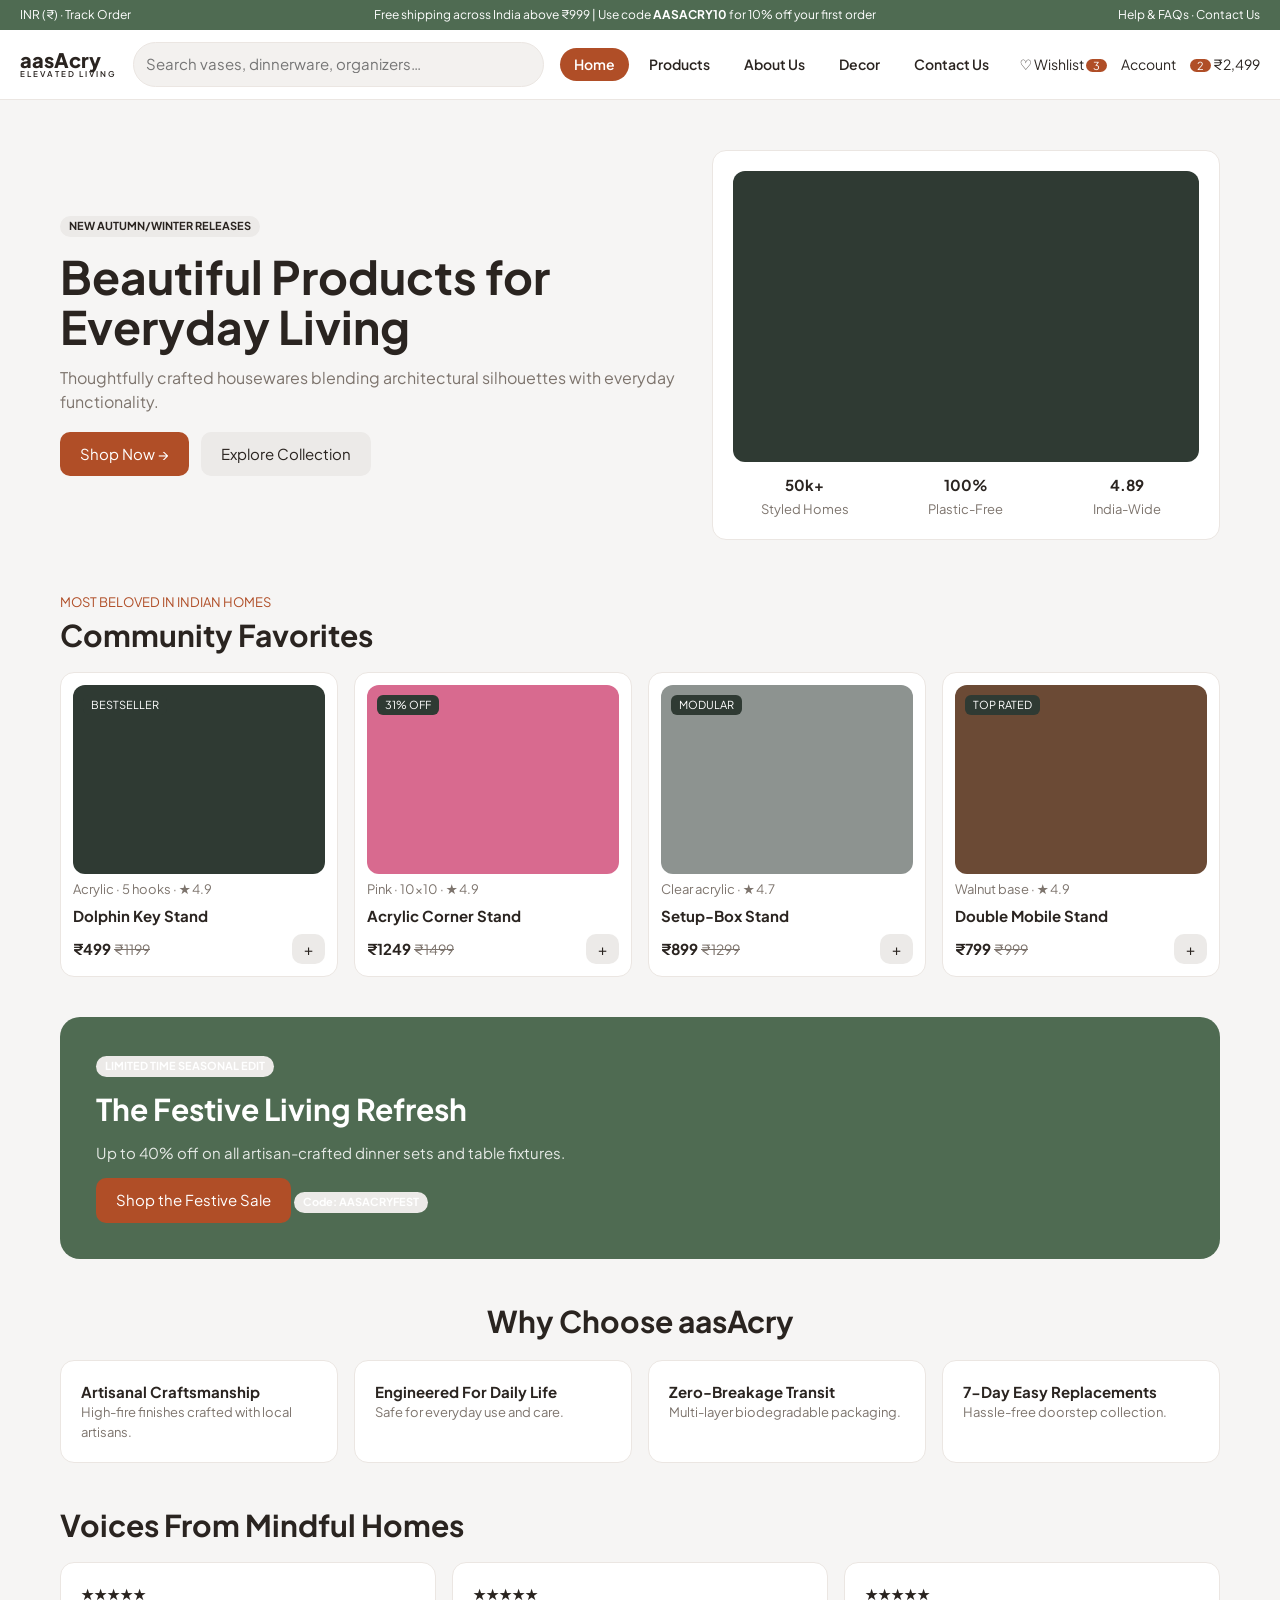
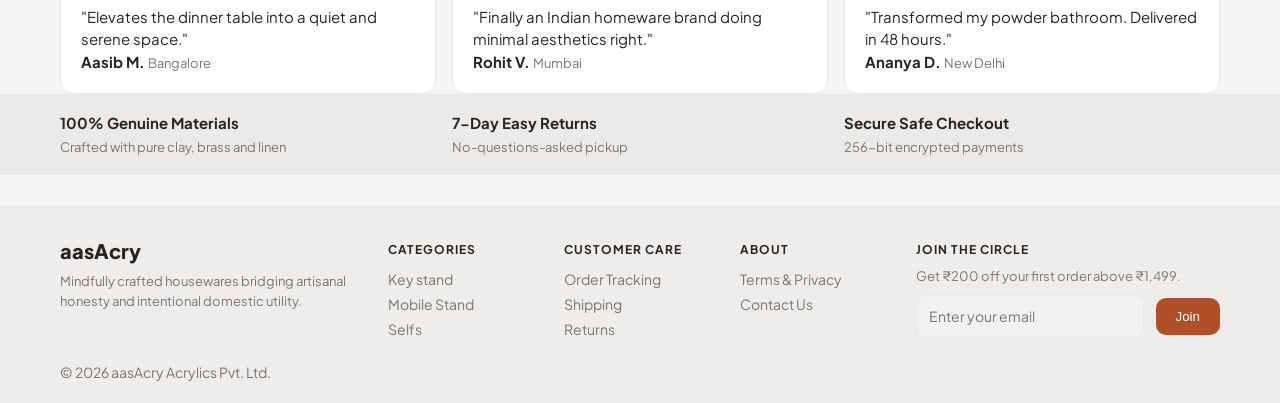
<file: index.html>
<!doctype html>
<html lang="en">

<head>
    <meta charset="utf-8">
    <meta name="viewport" content="width=device-width,initial-scale=1">
    <link rel="stylesheet"
        href="https://fonts.googleapis.com/css2?family=Plus+Jakarta+Sans:wght@400;600;800&display=swap">
    <link rel="stylesheet" href="style.css">
    <title>Home – aasAcry</title>
</head>

<body data-p="index">
    <div id="nav"></div>
    <div class="w">
        <section class="hero">
            <div><span class="tag">NEW AUTUMN/WINTER RELEASES</span>
                <h1 style="margin:14px 0">Beautiful Products for Everyday Living</h1>
                <p class="m" style="font-size:16px;margin-bottom:18px">Thoughtfully crafted housewares blending
                    architectural silhouettes with everyday functionality.</p>
                <div class="row"><a class="btn" href="products.html">Shop Now →</a><a class="btn l"
                        href="products.html">Explore Collection</a></div>
            </div>
            <div class="card">
                <div class="ph" style="--c:#2f3a33;aspect-ratio:16/10"></div>
                <div class="g3 keep" style="margin-top:12px;text-align:center">
                    <div><b>50k+</b><br><span class="m">Styled Homes</span></div>
                    <div><b>100%</b><br><span class="m">Plastic-Free</span></div>
                    <div><b>4.89</b><br><span class="m">India-Wide</span></div>
                </div>
            </div>
        </section>
        <span class="m t">MOST BELOVED IN INDIAN HOMES</span>
        <h2 style="margin-bottom:14px">Community Favorites</h2>
        <div class="g4" data-cards="0-4"></div>
        <section class="ban" style="margin:40px 0"><span class="tag">LIMITED TIME SEASONAL EDIT</span>
            <h2 style="margin:10px 0">The Festive Living Refresh</h2>
            <p style="opacity:.85;margin-bottom:14px">Up to 40% off on all artisan-crafted dinner sets and table
                fixtures.</p><a class="btn" href="products.html">Shop the Festive Sale</a> <span class="tag">Code:
                AASACRYFEST</span>
        </section>
        <h2 style="text-align:center;margin-bottom:16px">Why Choose aasAcry</h2>
        <div class="g4">
            <div class="card"><b>Artisanal Craftsmanship</b>
                <p class="m">High-fire finishes crafted with local artisans.</p>
            </div>
            <div class="card"><b>Engineered For Daily Life</b>
                <p class="m">Safe for everyday use and care.</p>
            </div>
            <div class="card"><b>Zero-Breakage Transit</b>
                <p class="m">Multi-layer biodegradable packaging.</p>
            </div>
            <div class="card"><b>7-Day Easy Replacements</b>
                <p class="m">Hassle-free doorstep collection.</p>
            </div>
        </div>
        <h2 style="margin:40px 0 14px">Voices From Mindful Homes</h2>
        <div class="g3">
            <div class="card">★★★★★<p>"Elevates the dinner table into a quiet and serene space."</p><b>Aasib M.</b>
                <span class="m">Bangalore</span>
            </div>
            <div class="card">★★★★★<p>"Finally an Indian homeware brand doing minimal aesthetics right."</p><b>Rohit
                    V.</b> <span class="m">Mumbai</span></div>
            <div class="card">★★★★★<p>"Transformed my powder bathroom. Delivered in 48 hours."</p><b>Ananya D.</b> <span
                    class="m">New Delhi</span></div>
        </div>
    </div>
    <script src="app.js"></script>
</body>

</html>
</file>
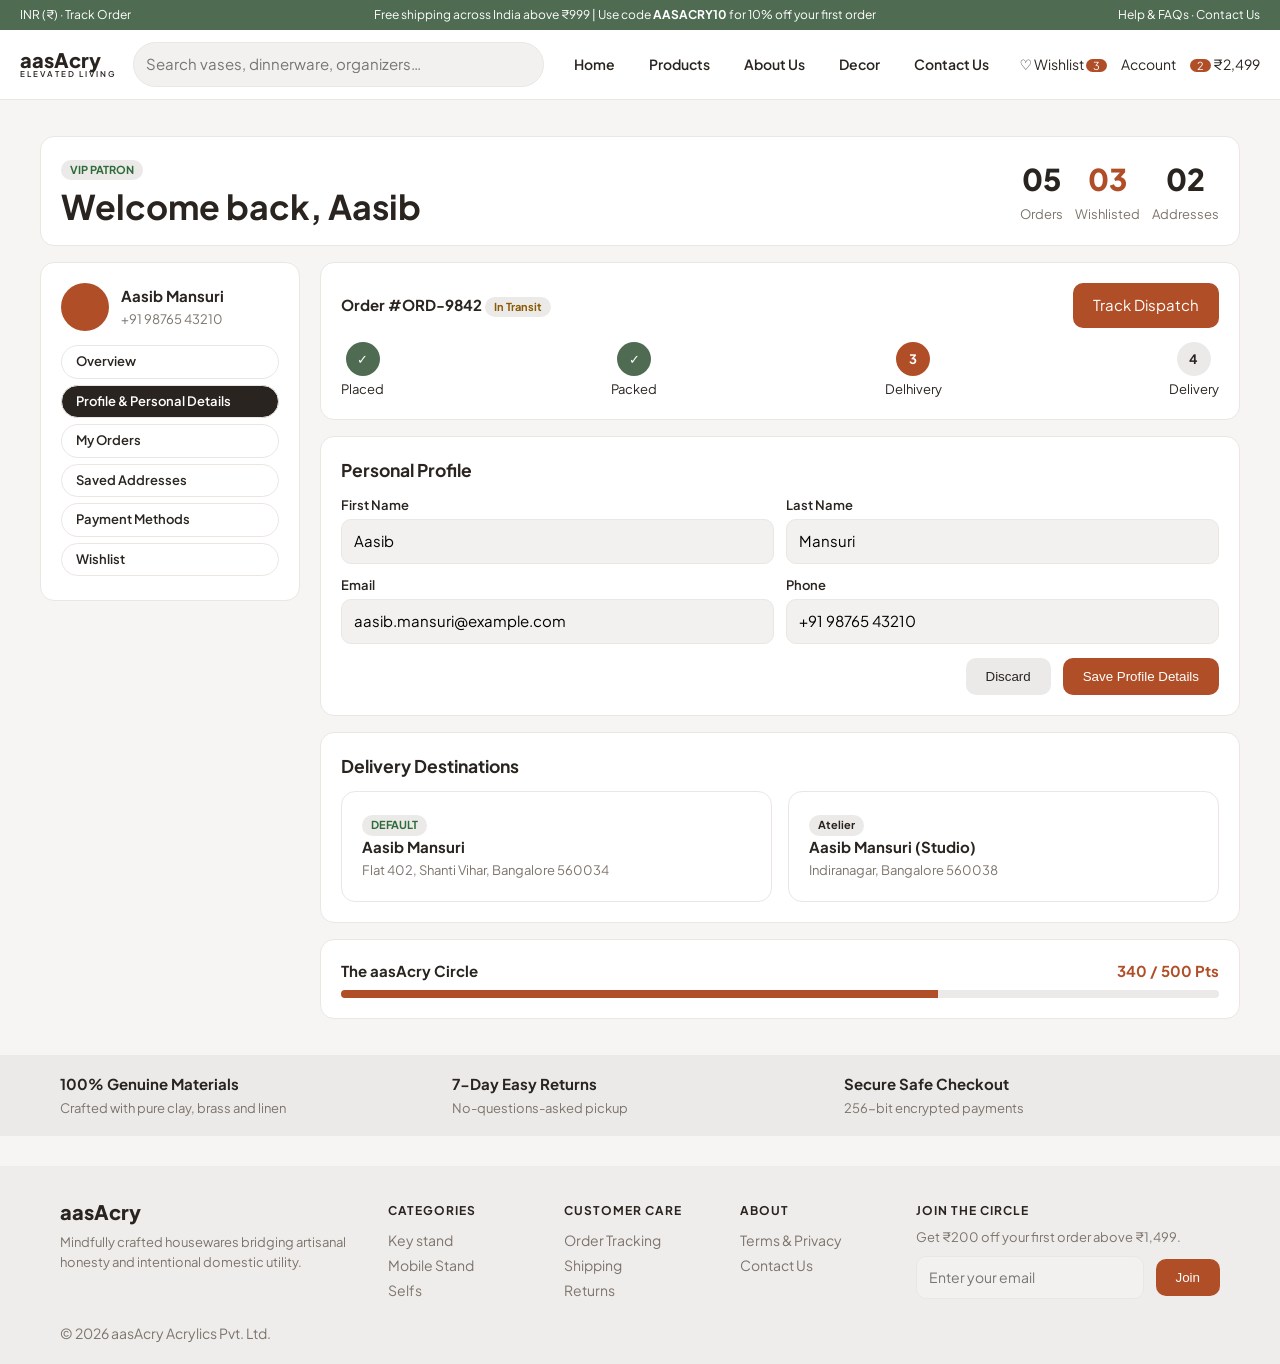
<file: account.html>
<!doctype html>
<html lang="en">

<head>
    <meta charset="utf-8">
    <meta name="viewport" content="width=device-width,initial-scale=1">
    <link rel="stylesheet"
        href="https://fonts.googleapis.com/css2?family=Plus+Jakarta+Sans:wght@400;600;800&display=swap">
    <link rel="stylesheet" href="style.css">
    <title>My Account – aasAcry</title>
</head>

<body data-p="account">
    <div id="nav"></div>
    <div class="w sec">
        <div class="card row sp" style="margin-bottom:16px">
            <div><span class="tag ok">VIP PATRON</span>
                <h1 style="font-size:clamp(24px,4vw,34px);margin-top:8px">Welcome back, Aasib</h1>
            </div>
            <div class="row" style="text-align:center">
                <div><b class="kpi">05</b><br><span class="m">Orders</span></div>
                <div><b class="kpi t">03</b><br><span class="m">Wishlisted</span></div>
                <div><b class="kpi">02</b><br><span class="m">Addresses</span></div>
            </div>
        </div>
        <div class="side rv">
            <div class="card">
                <div class="row">
                    <div class="ph sq" style="--c:#b04e27;width:48px;border-radius:50%"></div>
                    <div><b>Aasib Mansuri</b><br><span class="m">+91 98765 43210</span></div>
                </div>
                <div class="tabs" style="flex-direction:column;margin-top:14px"><span>Overview</span><span
                        class="on">Profile & Personal Details</span><span>My Orders</span><span>Saved
                        Addresses</span><span>Payment Methods</span><span>Wishlist</span></div>
            </div>
            <div style="display:grid;gap:16px">
                <div class="card">
                    <div class="row sp"><b>Order #ORD-9842 <span class="tag yl">In Transit</span></b><a class="btn"
                            href="order-confirmation.html">Track Dispatch</a></div>
                    <div class="step" style="margin-top:14px">
                        <div class="d"><b>✓</b>Placed</div>
                        <div class="d"><b>✓</b>Packed</div>
                        <div class="a"><b>3</b>Delhivery</div>
                        <div><b>4</b>Delivery</div>
                    </div>
                </div>
                <div class="card">
                    <h3 style="margin-bottom:12px">Personal Profile</h3>
                    <div class="f">
                        <div><label>First Name</label><input value="Aasib"></div>
                        <div><label>Last Name</label><input value="Mansuri"></div>
                        <div><label>Email</label><input value="aasib.mansuri@example.com"></div>
                        <div><label>Phone</label><input value="+91 98765 43210"></div>
                    </div>
                    <div class="row" style="justify-content:flex-end;margin-top:14px"><button
                            class="btn l">Discard</button><button class="btn">Save Profile Details</button></div>
                </div>
                <div class="card">
                    <h3 style="margin-bottom:12px">Delivery Destinations</h3>
                    <div class="g2">
                        <div class="card"><span class="tag ok">DEFAULT</span>
                            <p><b>Aasib Mansuri</b><br><span class="m">Flat 402, Shanti Vihar, Bangalore 560034</span>
                            </p>
                        </div>
                        <div class="card"><span class="tag">Atelier</span>
                            <p><b>Aasib Mansuri (Studio)</b><br><span class="m">Indiranagar, Bangalore 560038</span></p>
                        </div>
                    </div>
                </div>
                <div class="card">
                    <div class="row sp"><b>The aasAcry Circle</b><b class="t">340 / 500 Pts</b></div>
                    <div class="bar" style="margin-top:8px"><i style="width:68%"></i></div>
                </div>
            </div>
        </div>
    </div>
    <script src="app.js"></script>
</body>

</html>
</file>
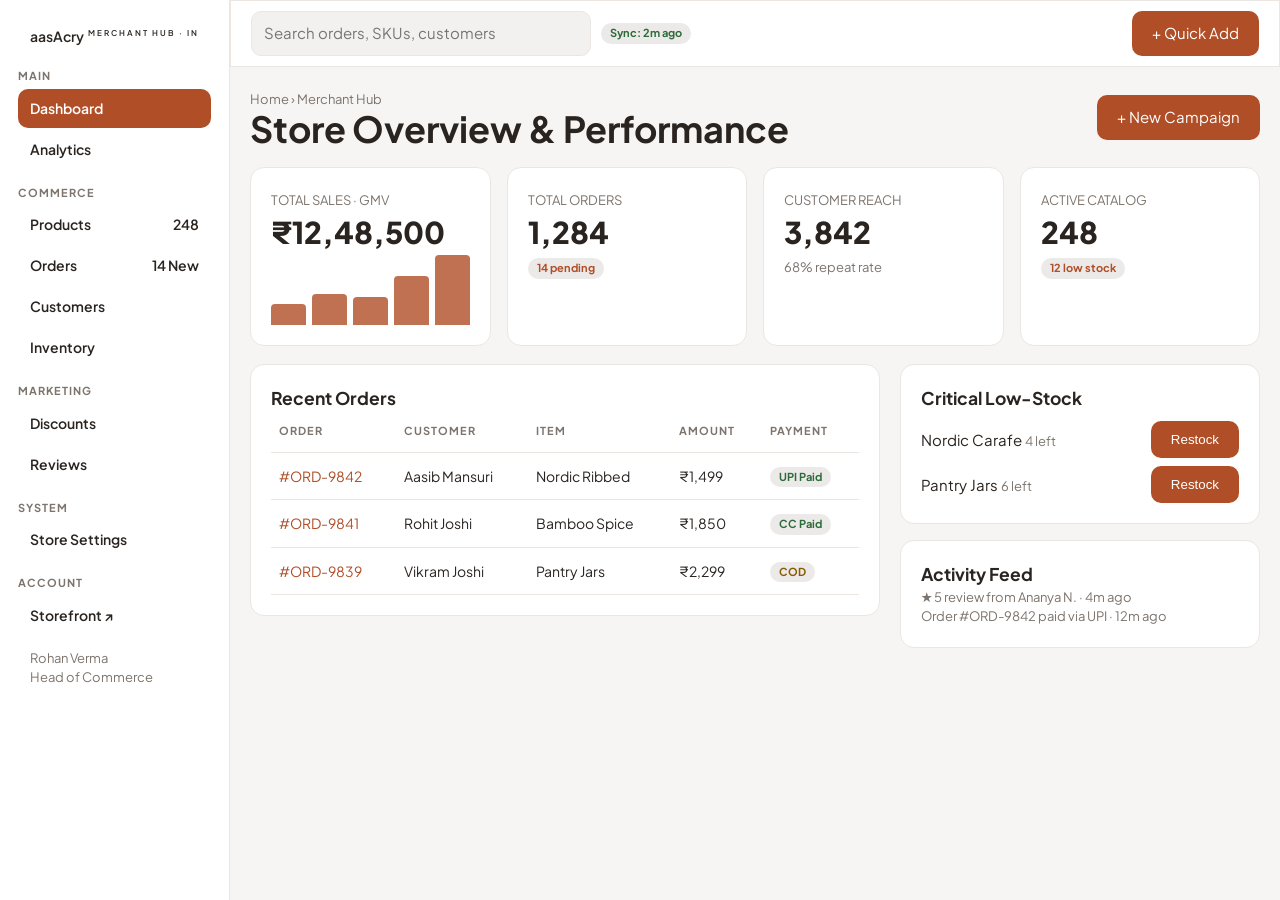
<file: admin-dashboard.html>
<!doctype html>
<html lang="en">

<head>
    <meta charset="utf-8">
    <meta name="viewport" content="width=device-width,initial-scale=1">
    <link rel="stylesheet"
        href="https://fonts.googleapis.com/css2?family=Plus+Jakarta+Sans:wght@400;600;800&display=swap">
    <link rel="stylesheet" href="style.css">
    <title>Dashboard – aasAcry Merchant</title>
</head>

<body class="adm" data-p="admin-dashboard">
    <div class="ad">
        <div id="nav"></div>
        <div>
            <div id="top"></div>
            <main class="main">
                <div class="row sp">
                    <div><span class="m">Home › Merchant Hub</span>
                        <h1 style="font-size:clamp(24px,4vw,36px)">Store Overview & Performance</h1>
                    </div><a class="btn" href="#">+ New Campaign</a>
                </div>
                <div class="g4">
                    <div class="card"><span class="m">TOTAL SALES · GMV</span>
                        <div class="kpi">₹12,48,500</div>
                        <div class="chart"><i style="height:30%"></i><i style="height:45%"></i><i
                                style="height:40%"></i><i style="height:70%"></i><i style="height:100%"></i></div>
                    </div>
                    <div class="card"><span class="m">TOTAL ORDERS</span>
                        <div class="kpi">1,284</div><span class="tag wn">14 pending</span>
                    </div>
                    <div class="card"><span class="m">CUSTOMER REACH</span>
                        <div class="kpi">3,842</div><span class="m">68% repeat rate</span>
                    </div>
                    <div class="card"><span class="m">ACTIVE CATALOG</span>
                        <div class="kpi">248</div><span class="tag wn">12 low stock</span>
                    </div>
                </div>
                <div class="side">
                    <div class="card">
                        <h3>Recent Orders</h3>
                        <div class="tw">
                            <table>
                                <tr>
                                    <th>ORDER</th>
                                    <th>CUSTOMER</th>
                                    <th>ITEM</th>
                                    <th>AMOUNT</th>
                                    <th>PAYMENT</th>
                                </tr>
                                <tr>
                                    <td class="t">#ORD-9842</td>
                                    <td>Aasib Mansuri</td>
                                    <td>Nordic Ribbed</td>
                                    <td>₹1,499</td>
                                    <td><span class="tag ok">UPI Paid</span></td>
                                </tr>
                                <tr>
                                    <td class="t">#ORD-9841</td>
                                    <td>Rohit Joshi</td>
                                    <td>Bamboo Spice</td>
                                    <td>₹1,850</td>
                                    <td><span class="tag ok">CC Paid</span></td>
                                </tr>
                                <tr>
                                    <td class="t">#ORD-9839</td>
                                    <td>Vikram Joshi</td>
                                    <td>Pantry Jars</td>
                                    <td>₹2,299</td>
                                    <td><span class="tag yl">COD</span></td>
                                </tr>
                            </table>
                        </div>
                    </div>
                    <div style="display:grid;gap:16px">
                        <div class="card">
                            <h3 style="margin-bottom:10px">Critical Low-Stock</h3>
                            <div class="row sp"><span>Nordic Carafe <span class="m">4 left</span></span><button
                                    class="btn">Restock</button></div>
                            <div class="row sp" style="margin-top:8px"><span>Pantry Jars <span class="m">6
                                        left</span></span><button class="btn">Restock</button></div>
                        </div>
                        <div class="card">
                            <h3>Activity Feed</h3>
                            <p class="m">★ 5 review from Ananya N. · 4m ago</p>
                            <p class="m">Order #ORD-9842 paid via UPI · 12m ago</p>
                        </div>
                    </div>
                </div>
            </main>
        </div>
    </div>
    <script src="app.js"></script>
</body>

</html>
</file>
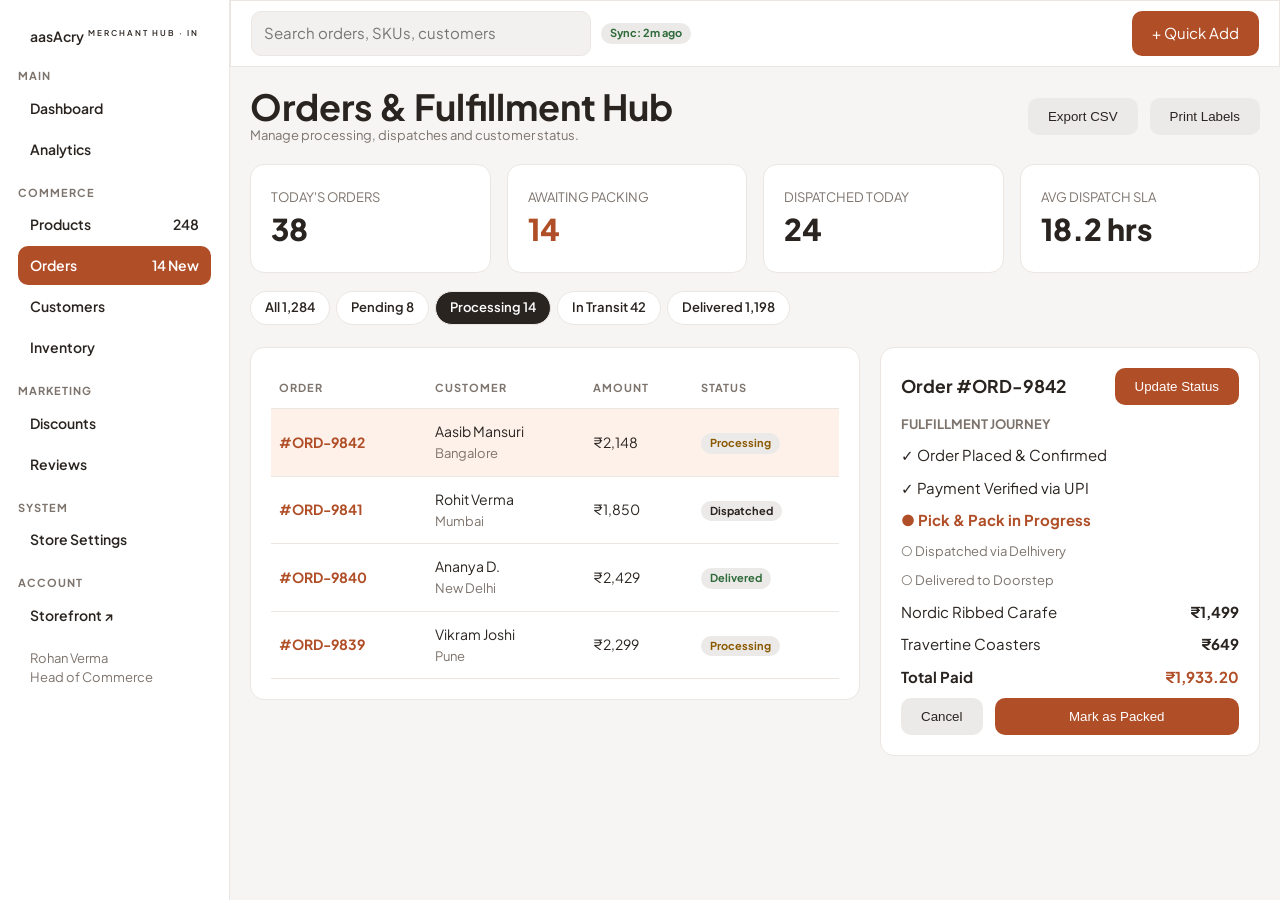
<file: admin-orders.html>
<!doctype html>
<html lang="en">

<head>
    <meta charset="utf-8">
    <meta name="viewport" content="width=device-width,initial-scale=1">
    <link rel="stylesheet"
        href="https://fonts.googleapis.com/css2?family=Plus+Jakarta+Sans:wght@400;600;800&display=swap">
    <link rel="stylesheet" href="style.css">
    <title>Orders & Fulfillment – aasAcry Merchant</title>
</head>

<body class="adm" data-p="admin-orders">
    <div class="ad">
        <div id="nav"></div>
        <div>
            <div id="top"></div>
            <main class="main">
                <div class="row sp">
                    <div>
                        <h1 style="font-size:clamp(24px,4vw,36px)">Orders & Fulfillment Hub</h1>
                        <p class="m">Manage processing, dispatches and customer status.</p>
                    </div>
                    <div class="row"><button class="btn l">Export CSV</button><button class="btn l">Print
                            Labels</button></div>
                </div>
                <div class="g4">
                    <div class="card"><span class="m">TODAY'S ORDERS</span>
                        <div class="kpi">38</div>
                    </div>
                    <div class="card"><span class="m">AWAITING PACKING</span>
                        <div class="kpi t">14</div>
                    </div>
                    <div class="card"><span class="m">DISPATCHED TODAY</span>
                        <div class="kpi">24</div>
                    </div>
                    <div class="card"><span class="m">AVG DISPATCH SLA</span>
                        <div class="kpi">18.2 hrs</div>
                    </div>
                </div>
                <div class="tabs"><span>All 1,284</span><span>Pending 8</span><span class="on">Processing
                        14</span><span>In Transit 42</span><span>Delivered 1,198</span></div>
                <div class="side" style="grid-template-columns:minmax(0,1fr) 380px">
                    <div class="card">
                        <div class="tw">
                            <table>
                                <tr>
                                    <th>ORDER</th>
                                    <th>CUSTOMER</th>
                                    <th>AMOUNT</th>
                                    <th>STATUS</th>
                                </tr>
                                <tr style="background:#fdf1ea">
                                    <td class="t"><b>#ORD-9842</b></td>
                                    <td>Aasib Mansuri<br><span class="m">Bangalore</span></td>
                                    <td>₹2,148</td>
                                    <td><span class="tag yl">Processing</span></td>
                                </tr>
                                <tr>
                                    <td class="t"><b>#ORD-9841</b></td>
                                    <td>Rohit Verma<br><span class="m">Mumbai</span></td>
                                    <td>₹1,850</td>
                                    <td><span class="tag">Dispatched</span></td>
                                </tr>
                                <tr>
                                    <td class="t"><b>#ORD-9840</b></td>
                                    <td>Ananya D.<br><span class="m">New Delhi</span></td>
                                    <td>₹2,429</td>
                                    <td><span class="tag ok">Delivered</span></td>
                                </tr>
                                <tr>
                                    <td class="t"><b>#ORD-9839</b></td>
                                    <td>Vikram Joshi<br><span class="m">Pune</span></td>
                                    <td>₹2,299</td>
                                    <td><span class="tag yl">Processing</span></td>
                                </tr>
                            </table>
                        </div>
                    </div>
                    <div class="card" style="display:grid;gap:10px">
                        <div class="row sp">
                            <h3>Order #ORD-9842</h3><button class="btn">Update Status</button>
                        </div><b class="m">FULFILLMENT JOURNEY</b>
                        <p>✓ Order Placed & Confirmed</p>
                        <p>✓ Payment Verified via UPI</p>
                        <p class="t"><b>● Pick & Pack in Progress</b></p>
                        <p class="m">○ Dispatched via Delhivery</p>
                        <p class="m">○ Delivered to Doorstep</p>
                        <div class="row sp"><span>Nordic Ribbed Carafe</span><b>₹1,499</b></div>
                        <div class="row sp"><span>Travertine Coasters</span><b>₹649</b></div>
                        <div class="row sp"><b>Total Paid</b><b class="t">₹1,933.20</b></div>
                        <div class="row"><button class="btn l">Cancel</button><button class="btn" style="flex:1">Mark as
                                Packed</button></div>
                    </div>
                </div>
            </main>
        </div>
    </div>
    <script src="app.js"></script>
</body>

</html>
</file>
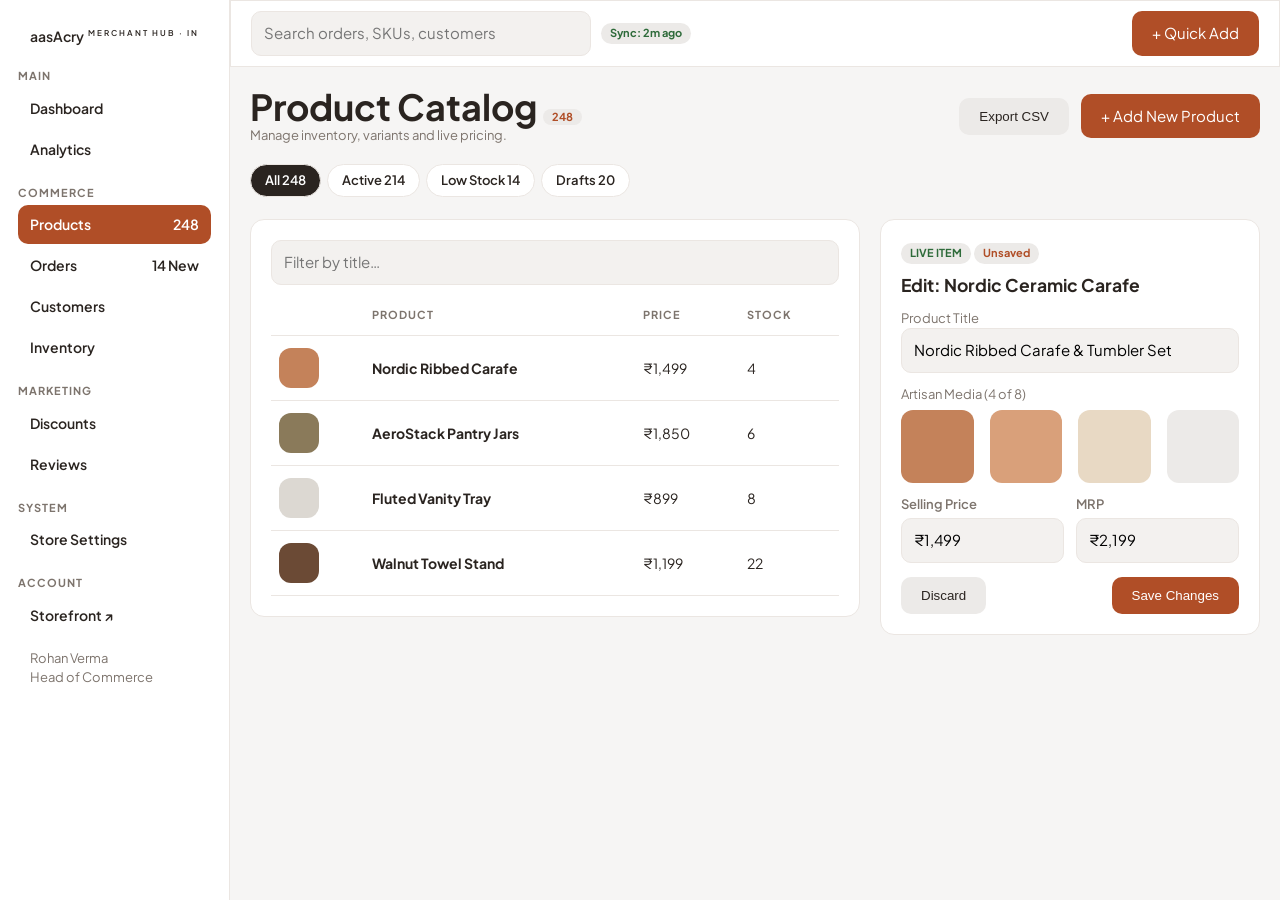
<file: admin-products.html>
<!doctype html>
<html lang="en">

<head>
    <meta charset="utf-8">
    <meta name="viewport" content="width=device-width,initial-scale=1">
    <link rel="stylesheet"
        href="https://fonts.googleapis.com/css2?family=Plus+Jakarta+Sans:wght@400;600;800&display=swap">
    <link rel="stylesheet" href="style.css">
    <title>Product Catalog – aasAcry Merchant</title>
</head>

<body class="adm" data-p="admin-products">
    <div class="ad">
        <div id="nav"></div>
        <div>
            <div id="top"></div>
            <main class="main">
                <div class="row sp">
                    <div>
                        <h1 style="font-size:clamp(24px,4vw,36px)">Product Catalog <span class="tag wn">248</span></h1>
                        <p class="m">Manage inventory, variants and live pricing.</p>
                    </div>
                    <div class="row"><button class="btn l">Export CSV</button><a class="btn" href="#">+ Add New
                            Product</a></div>
                </div>
                <div class="tabs"><span class="on">All 248</span><span>Active 214</span><span>Low Stock
                        14</span><span>Drafts 20</span></div>
                <div class="side" style="grid-template-columns:minmax(0,1fr) 380px">
                    <div class="card"><input placeholder="Filter by title…" style="margin-bottom:10px">
                        <div class="tw">
                            <table>
                                <tr>
                                    <th></th>
                                    <th>PRODUCT</th>
                                    <th>PRICE</th>
                                    <th>STOCK</th>
                                </tr>
                                <tr>
                                    <td>
                                        <div class="ph sq" style="--c:#c4825a;width:40px"></div>
                                    </td>
                                    <td><b>Nordic Ribbed Carafe</b></td>
                                    <td>₹1,499</td>
                                    <td>4</td>
                                </tr>
                                <tr>
                                    <td>
                                        <div class="ph sq" style="--c:#8a7a5a;width:40px"></div>
                                    </td>
                                    <td><b>AeroStack Pantry Jars</b></td>
                                    <td>₹1,850</td>
                                    <td>6</td>
                                </tr>
                                <tr>
                                    <td>
                                        <div class="ph sq" style="--c:#dcd8d2;width:40px"></div>
                                    </td>
                                    <td><b>Fluted Vanity Tray</b></td>
                                    <td>₹899</td>
                                    <td>8</td>
                                </tr>
                                <tr>
                                    <td>
                                        <div class="ph sq" style="--c:#6b4a35;width:40px"></div>
                                    </td>
                                    <td><b>Walnut Towel Stand</b></td>
                                    <td>₹1,199</td>
                                    <td>22</td>
                                </tr>
                            </table>
                        </div>
                    </div>
                    <div class="card"><span class="tag ok">LIVE ITEM</span> <span class="tag wn">Unsaved</span>
                        <h3 style="margin:8px 0">Edit: Nordic Ceramic Carafe</h3><label class="m">Product
                            Title</label><input value="Nordic Ribbed Carafe & Tumbler Set">
                        <p class="m" style="margin:12px 0 6px">Artisan Media (4 of 8)</p>
                        <div class="g4" style="grid-template-columns:repeat(4,1fr)">
                            <div class="ph sq" style="--c:#c4825a"></div>
                            <div class="ph sq" style="--c:#d9a07a"></div>
                            <div class="ph sq" style="--c:#e8d9c4"></div>
                            <div class="ph sq" style="--c:#eceae8"></div>
                        </div>
                        <div class="f" style="margin-top:12px">
                            <div><label class="m">Selling Price</label><input value="₹1,499"></div>
                            <div><label class="m">MRP</label><input value="₹2,199"></div>
                        </div>
                        <div class="row sp" style="margin-top:14px"><button class="btn l">Discard</button><button
                                class="btn">Save Changes</button></div>
                    </div>
                </div>
            </main>
        </div>
    </div>
    <script src="app.js"></script>
</body>

</html>
</file>
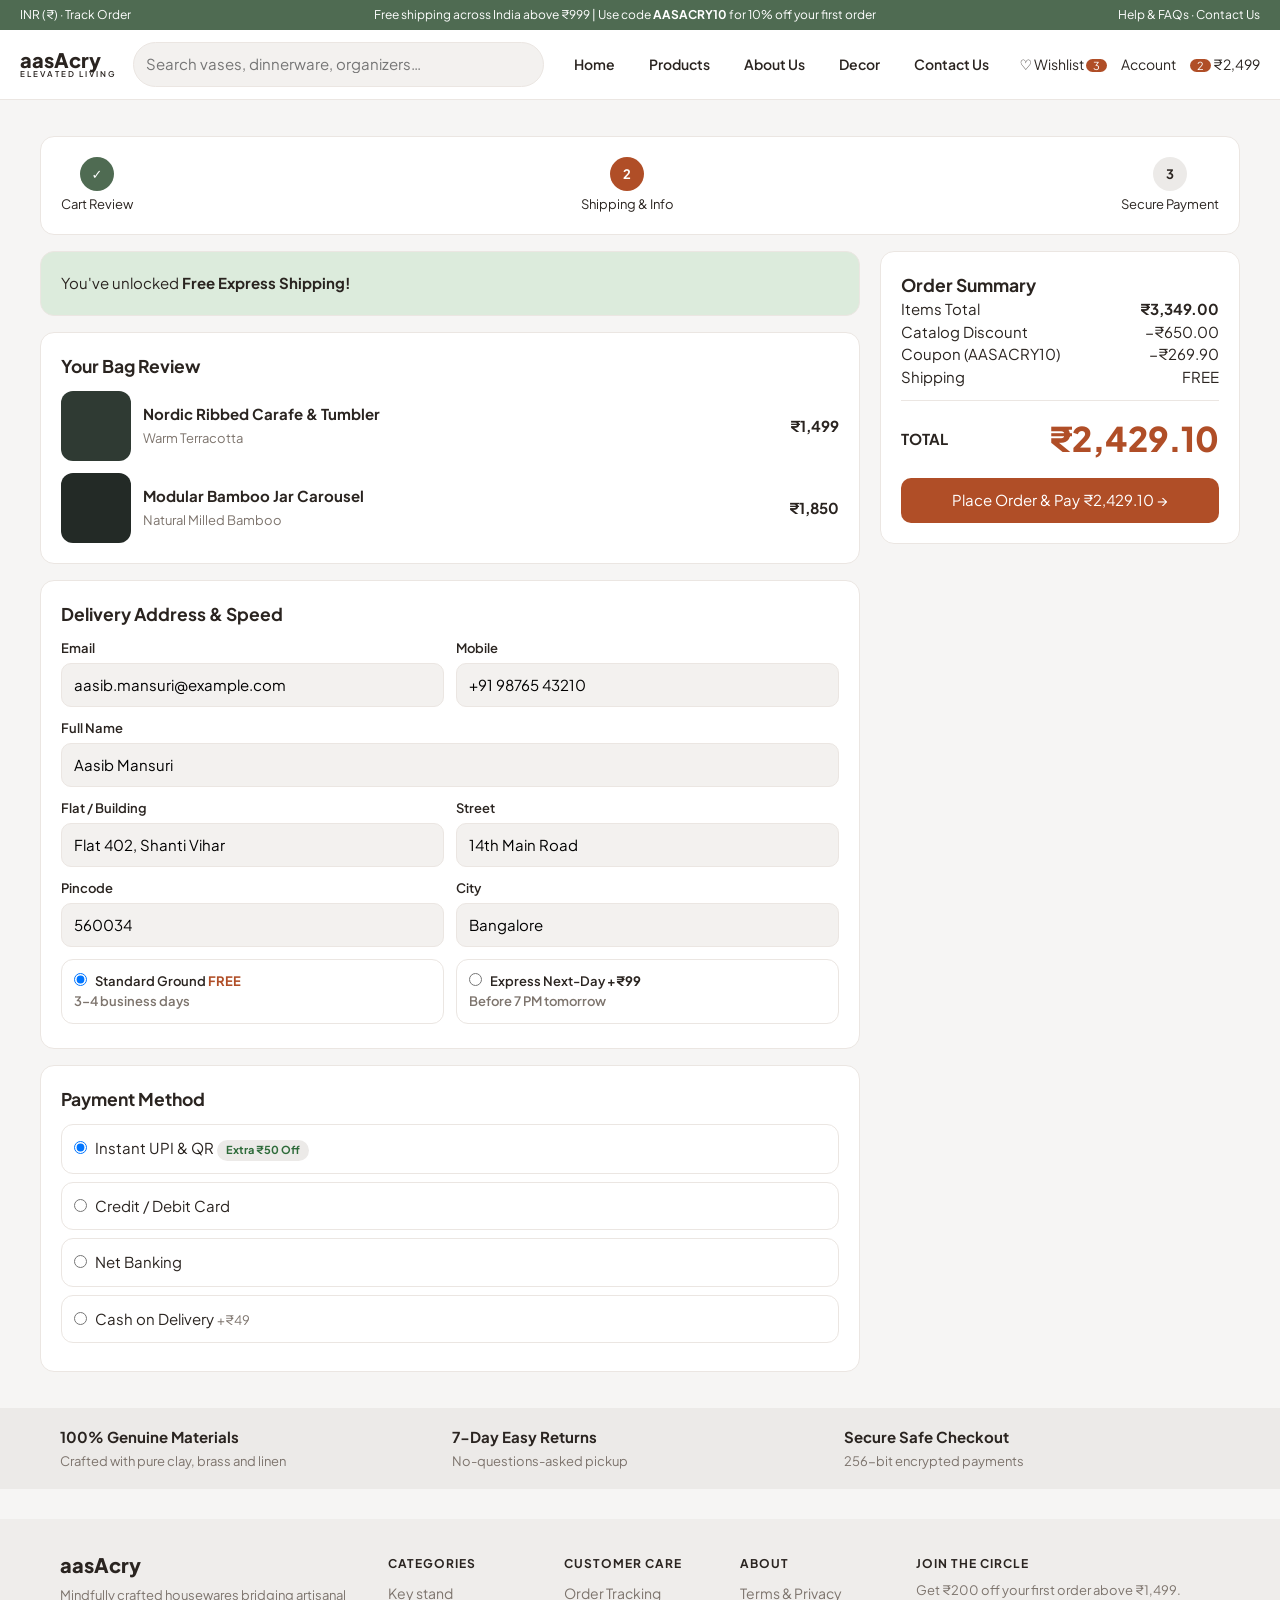
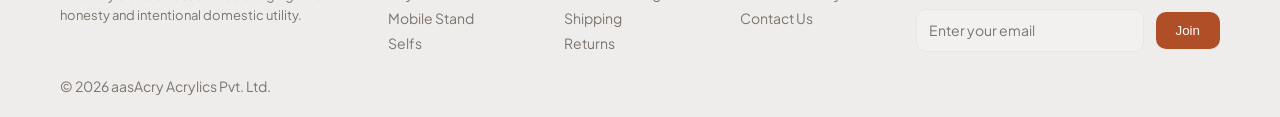
<file: checkout.html>
<!doctype html>
<html lang="en">

<head>
    <meta charset="utf-8">
    <meta name="viewport" content="width=device-width,initial-scale=1">
    <link rel="stylesheet"
        href="https://fonts.googleapis.com/css2?family=Plus+Jakarta+Sans:wght@400;600;800&display=swap">
    <link rel="stylesheet" href="style.css">
    <title>Checkout – aasAcry</title>
</head>

<body data-p="checkout">
    <div id="nav"></div>
    <div class="w sec">
        <div class="card step" style="margin-bottom:16px">
            <div class="d"><b>✓</b>Cart Review</div>
            <div class="a"><b>2</b>Shipping & Info</div>
            <div><b>3</b>Secure Payment</div>
        </div>
        <div class="side">
            <div style="display:grid;gap:16px">
                <div class="card" style="background:#dcebdc">You've unlocked <b>Free Express Shipping!</b></div>
                <div class="card">
                    <h3>Your Bag Review</h3>
                    <div class="row sp" style="margin-top:12px">
                        <div class="row">
                            <div class="ph sq" style="--c:#2f3a33;width:70px"></div>
                            <div><b>Nordic Ribbed Carafe & Tumbler</b><br><span class="m">Warm Terracotta</span></div>
                        </div><b>₹1,499</b>
                    </div>
                    <div class="row sp" style="margin-top:12px">
                        <div class="row">
                            <div class="ph sq" style="--c:#232a26;width:70px"></div>
                            <div><b>Modular Bamboo Jar Carousel</b><br><span class="m">Natural Milled Bamboo</span>
                            </div>
                        </div><b>₹1,850</b>
                    </div>
                </div>
                <div class="card">
                    <h3 style="margin-bottom:12px">Delivery Address & Speed</h3>
                    <div class="f">
                        <div><label>Email</label><input value="aasib.mansuri@example.com"></div>
                        <div><label>Mobile</label><input value="+91 98765 43210"></div>
                        <div class="full"><label>Full Name</label><input value="Aasib Mansuri"></div>
                        <div><label>Flat / Building</label><input value="Flat 402, Shanti Vihar"></div>
                        <div><label>Street</label><input value="14th Main Road"></div>
                        <div><label>Pincode</label><input value="560034"></div>
                        <div><label>City</label><input value="Bangalore"></div>
                    </div>
                    <div class="f" style="margin-top:12px"><label class="opt"><input type="radio" name="s"
                                checked>Standard Ground <b class="t">FREE</b><br><span class="m">3–4 business
                                days</span></label><label class="opt"><input type="radio" name="s">Express Next-Day
                            <b>+₹99</b><br><span class="m">Before 7 PM tomorrow</span></label></div>
                </div>
                <div class="card">
                    <h3 style="margin-bottom:12px">Payment Method</h3><label class="opt"><input type="radio" name="p"
                            checked>Instant UPI & QR <span class="tag ok">Extra ₹50 Off</span></label><label
                        class="opt"><input type="radio" name="p">Credit / Debit Card</label><label class="opt"><input
                            type="radio" name="p">Net Banking</label><label class="opt"><input type="radio"
                            name="p">Cash on Delivery <span class="m">+₹49</span></label>
                </div>
            </div>
            <aside class="card" style="position:sticky;top:90px">
                <h3>Order Summary</h3>
                <p class="row sp"><span>Items Total</span><b>₹3,349.00</b></p>
                <p class="row sp"><span>Catalog Discount</span><span>−₹650.00</span></p>
                <p class="row sp"><span>Coupon (AASACRY10)</span><span>−₹269.90</span></p>
                <p class="row sp"><span>Shipping</span><span>FREE</span></p>
                <hr style="border:0;border-top:1px solid var(--ln);margin:12px 0">
                <div class="row sp"><b>TOTAL</b><span class="price t">₹2,429.10</span></div><a class="btn"
                    style="display:block;margin-top:14px" href="order-confirmation.html">Place Order & Pay ₹2,429.10
                    →</a>
            </aside>
        </div>
    </div>
    <script src="app.js"></script>
</body>

</html>
</file>
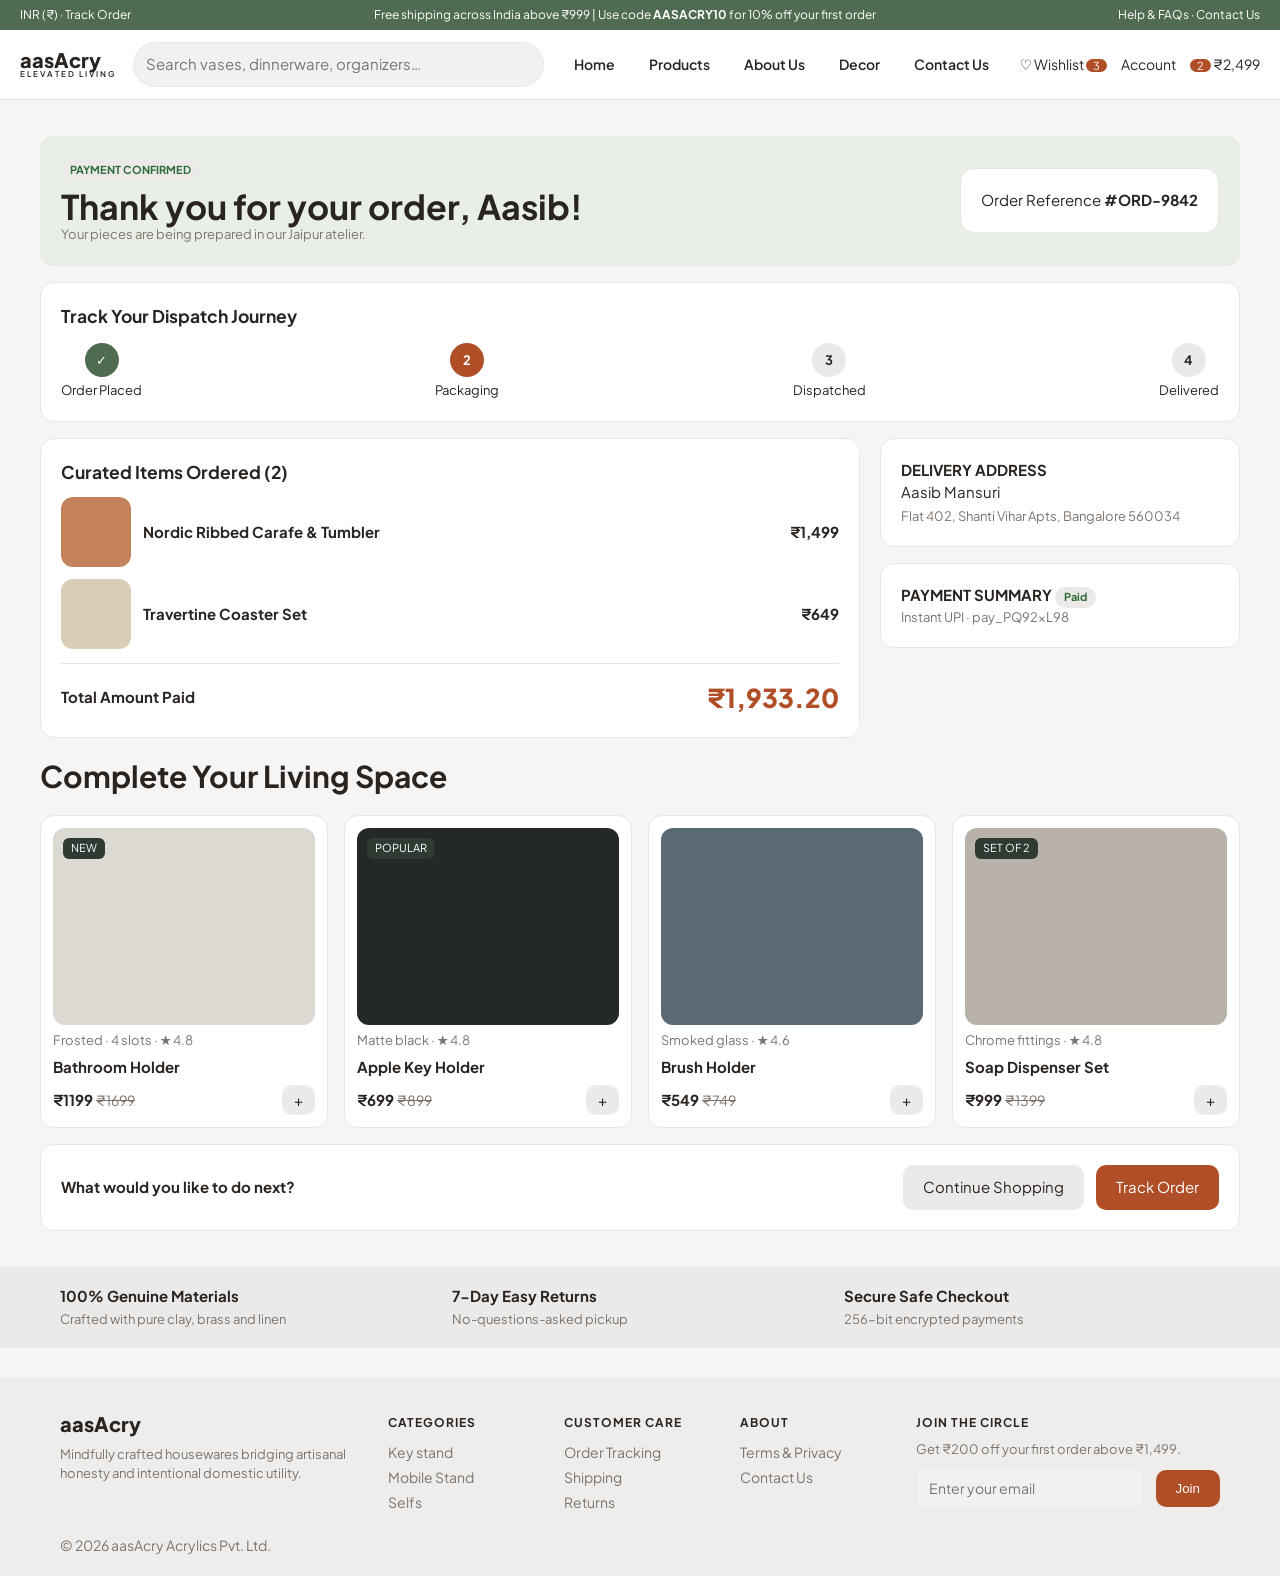
<file: order-confirmation.html>
<!doctype html>
<html lang="en">

<head>
    <meta charset="utf-8">
    <meta name="viewport" content="width=device-width,initial-scale=1">
    <link rel="stylesheet"
        href="https://fonts.googleapis.com/css2?family=Plus+Jakarta+Sans:wght@400;600;800&display=swap">
    <link rel="stylesheet" href="style.css">
    <title>Order Confirmed – aasAcry</title>
</head>

<body data-p="order-confirmation">
    <div id="nav"></div>
    <div class="w sec" style="display:grid;gap:16px">
        <div class="card row sp" style="background:#e8efe6">
            <div><span class="tag ok">PAYMENT CONFIRMED</span>
                <h1 style="font-size:clamp(24px,4vw,34px);margin-top:8px">Thank you for your order, Aasib!</h1>
                <p class="m">Your pieces are being prepared in our Jaipur atelier.</p>
            </div>
            <div class="card">Order Reference <b>#ORD-9842</b></div>
        </div>
        <div class="card">
            <h3>Track Your Dispatch Journey</h3>
            <div class="step" style="margin-top:14px">
                <div class="d"><b>✓</b>Order Placed</div>
                <div class="a"><b>2</b>Packaging</div>
                <div><b>3</b>Dispatched</div>
                <div><b>4</b>Delivered</div>
            </div>
        </div>
        <div class="side">
            <div class="card">
                <h3>Curated Items Ordered (2)</h3>
                <div class="row sp" style="margin:12px 0">
                    <div class="row">
                        <div class="ph sq" style="--c:#c4825a;width:70px"></div><b>Nordic Ribbed Carafe & Tumbler</b>
                    </div><b>₹1,499</b>
                </div>
                <div class="row sp">
                    <div class="row">
                        <div class="ph sq" style="--c:#d9cdb8;width:70px"></div><b>Travertine Coaster Set</b>
                    </div><b>₹649</b>
                </div>
                <hr style="border:0;border-top:1px solid var(--ln);margin:14px 0">
                <div class="row sp"><b>Total Amount Paid</b><span class="price t"
                        style="font-size:26px">₹1,933.20</span></div>
            </div>
            <div style="display:grid;gap:16px">
                <div class="card"><b>DELIVERY ADDRESS</b>
                    <p>Aasib Mansuri<br><span class="m">Flat 402, Shanti Vihar Apts, Bangalore 560034</span></p>
                </div>
                <div class="card"><b>PAYMENT SUMMARY</b> <span class="tag ok">Paid</span>
                    <p class="m">Instant UPI · pay_PQ92xL98</p>
                </div>
            </div>
        </div>
        <h2>Complete Your Living Space</h2>
        <div class="g4" data-cards="4-8"></div>
        <div class="card row sp"><b>What would you like to do next?</b>
            <div class="row"><a class="btn l" href="products.html">Continue Shopping</a><a class="btn"
                    href="account.html">Track Order</a></div>
        </div>
    </div>
    <script src="app.js"></script>
</body>

</html>
</file>
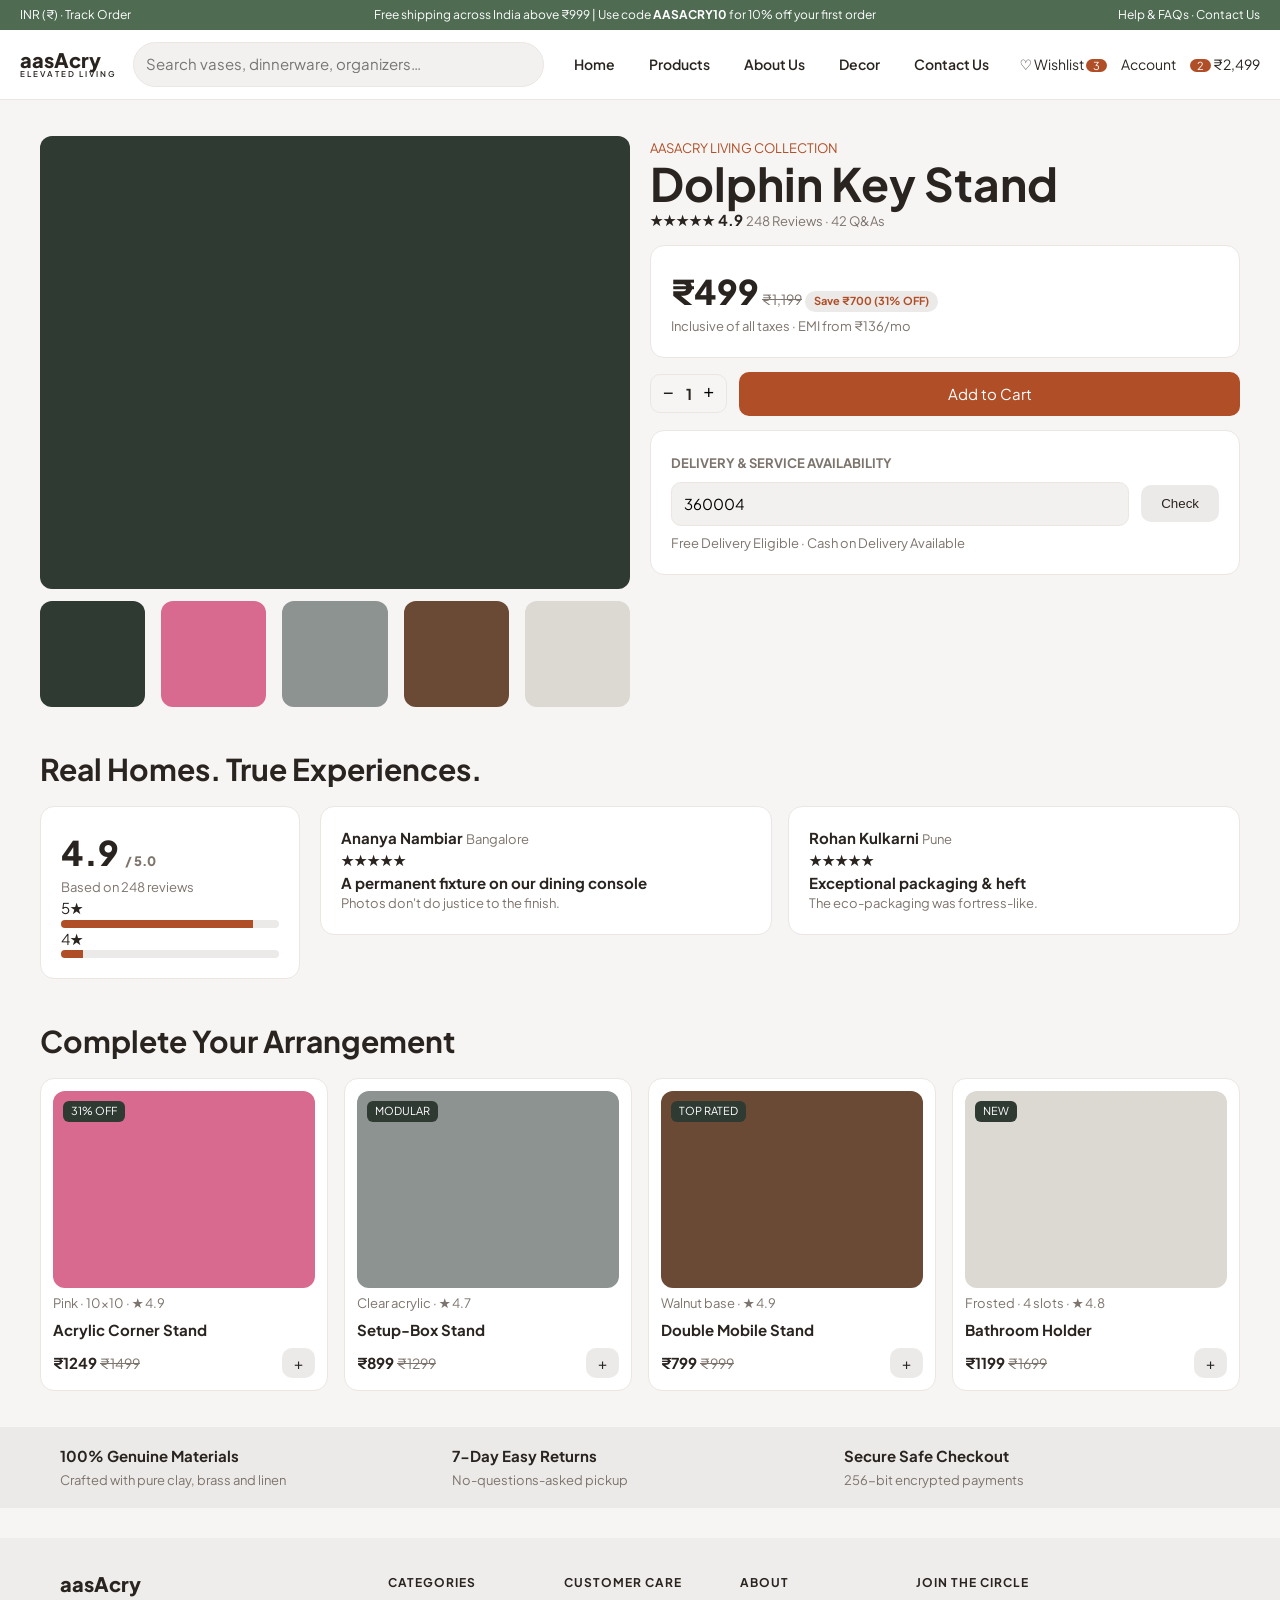
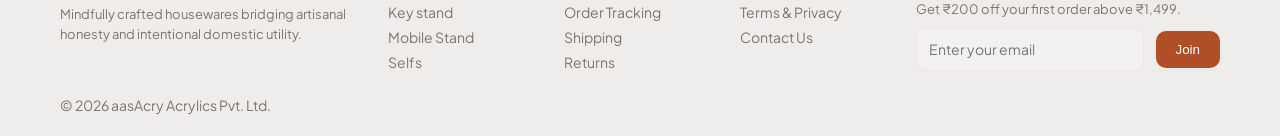
<file: product.html>
<!doctype html>
<html lang="en">

<head>
    <meta charset="utf-8">
    <meta name="viewport" content="width=device-width,initial-scale=1">
    <link rel="stylesheet"
        href="https://fonts.googleapis.com/css2?family=Plus+Jakarta+Sans:wght@400;600;800&display=swap">
    <link rel="stylesheet" href="style.css">
    <title>Dolphin Key Stand – aasAcry</title>
</head>

<body data-p="product">
    <div id="nav"></div>
    <div class="w sec">
        <div class="side" style="grid-template-columns:minmax(0,1fr) minmax(0,1fr)">
            <div>
                <div class="ph" id="main" style="--c:#2f3a33;aspect-ratio:1.3"></div>
                <div class="g5" style="margin-top:12px">
                    <div class="ph sq th" style="--c:#2f3a33"></div>
                    <div class="ph sq th" style="--c:#d86a8f"></div>
                    <div class="ph sq th" style="--c:#8d9390"></div>
                    <div class="ph sq th" style="--c:#6b4a35"></div>
                    <div class="ph sq th" style="--c:#dcd8d2"></div>
                </div>
            </div>
            <div><span class="m t">AASACRY LIVING COLLECTION</span>
                <h1>Dolphin Key Stand</h1>
                <p>★★★★★ <b>4.9</b> <span class="m">248 Reviews · 42 Q&As</span></p>
                <div class="card" style="margin:14px 0"><span class="price">₹499</span> <s class="old">₹1,199</s> <span
                        class="tag wn">Save ₹700 (31% OFF)</span>
                    <p class="m">Inclusive of all taxes · EMI from ₹136/mo</p>
                </div>
                <div class="row">
                    <div class="qty"><button data-q="-1">−</button><b>1</b><button data-q="1">+</button></div><a
                        class="btn" style="flex:1" href="checkout.html">Add to Cart</a>
                </div>
                <div class="card" style="margin-top:14px"><b class="m">DELIVERY & SERVICE AVAILABILITY</b>
                    <div class="row" style="flex-wrap:nowrap;margin:8px 0"><input value="360004"><button
                            class="btn l">Check</button></div>
                    <p class="m">Free Delivery Eligible · Cash on Delivery Available</p>
                </div>
            </div>
        </div>
        <h2 style="margin:40px 0 14px">Real Homes. True Experiences.</h2>
        <div class="side rv">
            <div class="card">
                <div class="price">4.9 <span class="m">/ 5.0</span></div>
                <p class="m">Based on 248 reviews</p>
                <p>5★ <span class="bar" style="display:block"><i style="width:88%"></i></span></p>
                <p>4★ <span class="bar" style="display:block"><i style="width:10%"></i></span></p>
            </div>
            <div class="g2">
                <div class="card"><b>Ananya Nambiar</b> <span class="m">Bangalore</span>
                    <p>★★★★★</p><b>A permanent fixture on our dining console</b>
                    <p class="m">Photos don't do justice to the finish.</p>
                </div>
                <div class="card"><b>Rohan Kulkarni</b> <span class="m">Pune</span>
                    <p>★★★★★</p><b>Exceptional packaging & heft</b>
                    <p class="m">The eco-packaging was fortress-like.</p>
                </div>
            </div>
        </div>
        <h2 style="margin:40px 0 14px">Complete Your Arrangement</h2>
        <div class="g4" data-cards="1-5"></div>
    </div>
    <script src="app.js"></script>
</body>

</html>
</file>
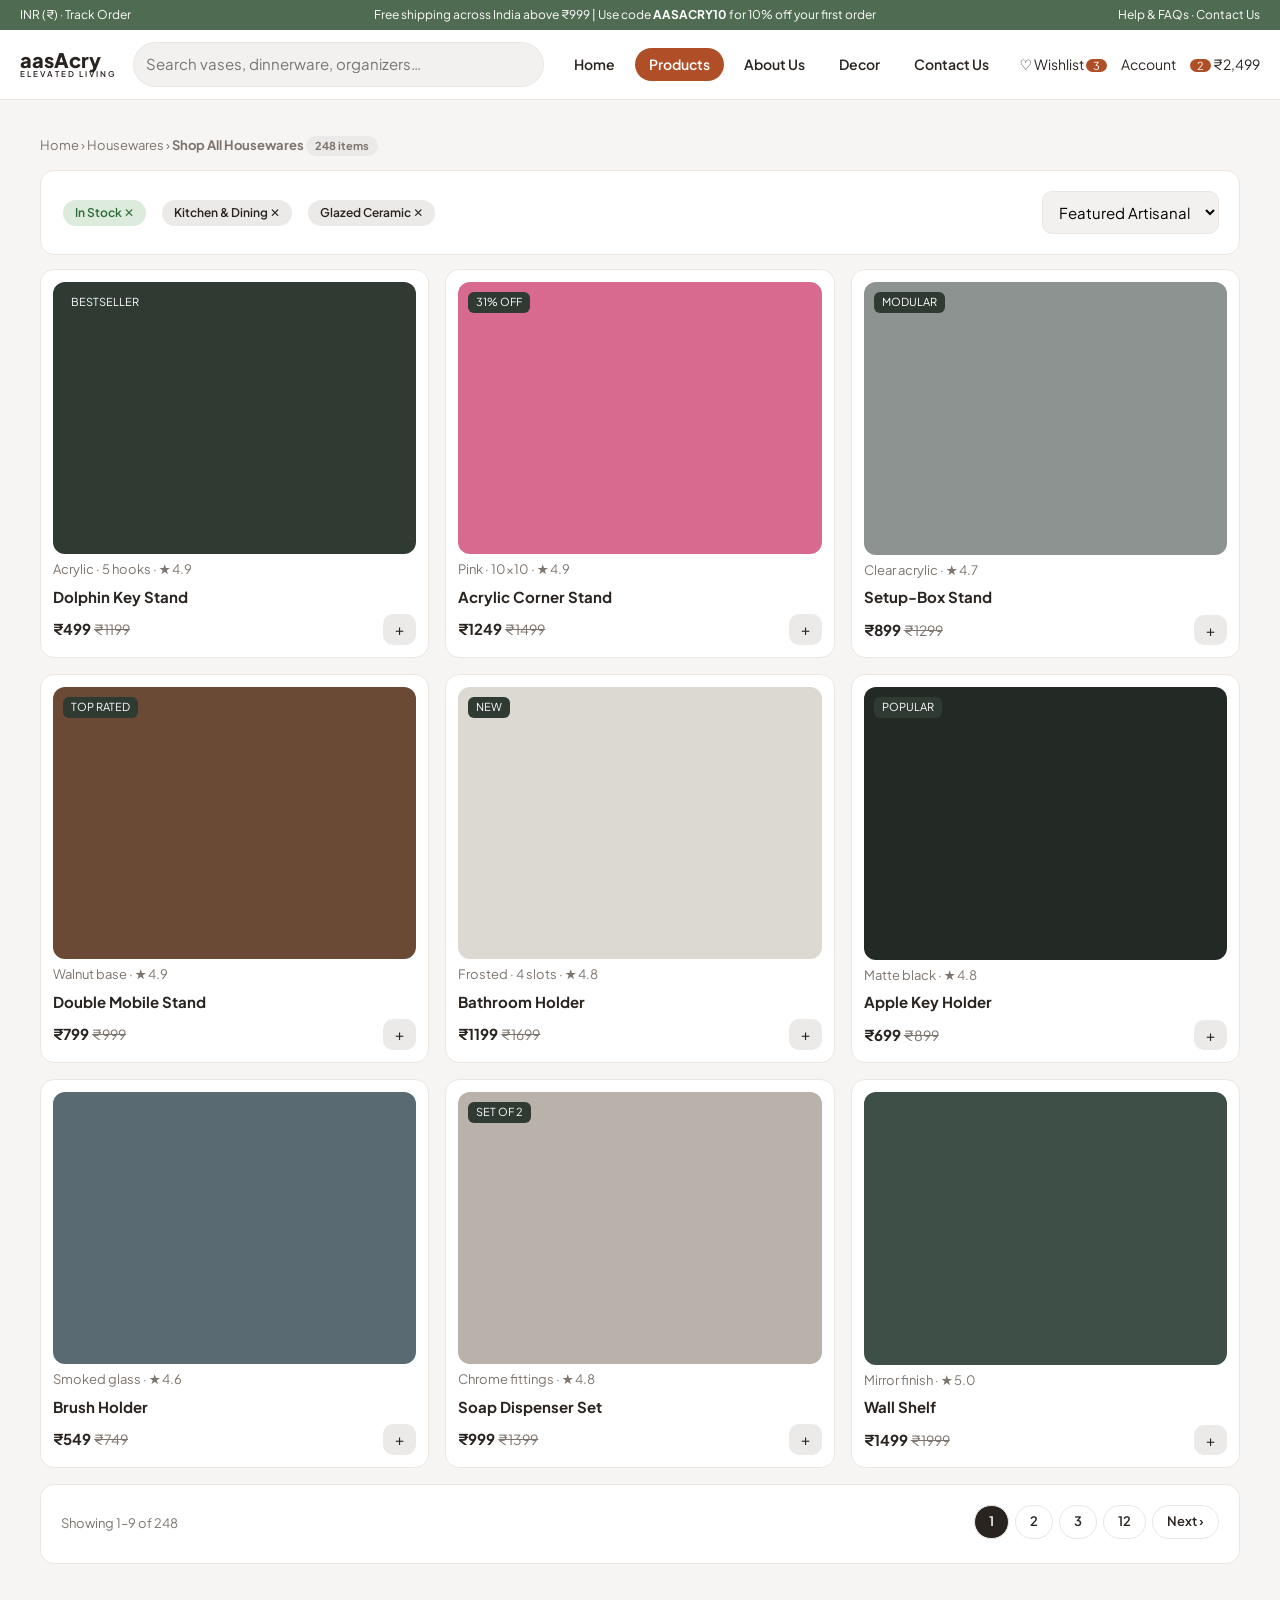
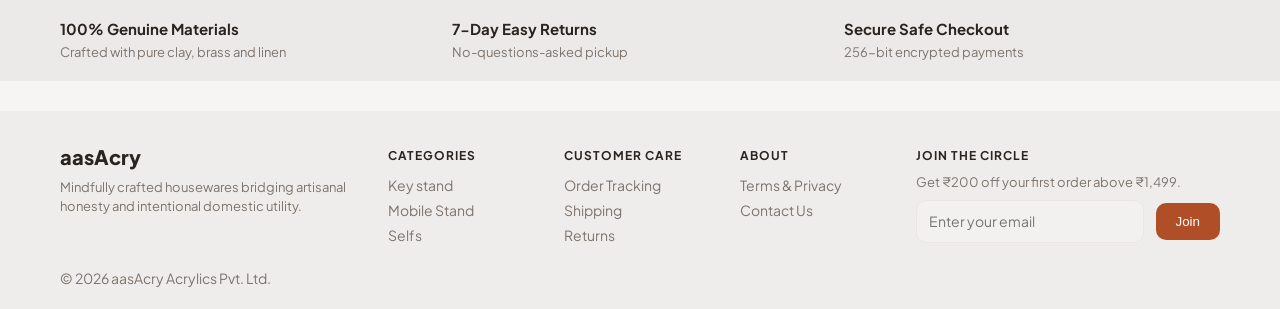
<file: products.html>
<!doctype html>
<html lang="en">

<head>
    <meta charset="utf-8">
    <meta name="viewport" content="width=device-width,initial-scale=1">
    <link rel="stylesheet"
        href="https://fonts.googleapis.com/css2?family=Plus+Jakarta+Sans:wght@400;600;800&display=swap">
    <link rel="stylesheet" href="style.css">
    <title>Shop All Housewares – aasAcry</title>
</head>

<body data-p="products">
    <div id="nav"></div>
    <div class="w sec">
        <p class="m">Home › Housewares › <b>Shop All Housewares</b> <span class="tag">248 items</span></p>
        <div class="card row sp" style="margin:14px 0">
            <div class="row"><span class="chip ok">In Stock ✕</span><span class="chip">Kitchen & Dining ✕</span><span
                    class="chip">Glazed Ceramic ✕</span></div><select style="width:auto">
                <option>Featured Artisanal</option>
                <option>Price: Low to High</option>
            </select>
        </div>
        <div class="g3 keep" data-cards="0-9"></div>
        <div class="row sp card" style="margin-top:16px"><span class="m">Showing 1–9 of 248</span>
            <div class="tabs"><span class="on">1</span><span>2</span><span>3</span><span>12</span><span>Next ›</span>
            </div>
        </div>
    </div>
    <script src="app.js"></script>
</body>

</html>
</file>
<file: style.css>
:root {
    --t: #b04e27;
    --g: #4f6b52;
    --bg: #f6f5f4;
    --ink: #2a2420;
    --m: #7d746d;
    --ln: #ebe6e2;
    --r: 14px
}

* {
    box-sizing: border-box;
    margin: 0
}

body {
    font: 15px/1.5 'Plus Jakarta Sans', system-ui, sans-serif;
    background: var(--bg);
    color: var(--ink)
}

a {
    color: inherit;
    text-decoration: none
}

h1 {
    font-size: clamp(28px, 5vw, 46px);
    line-height: 1.1
}

h2 {
    font-size: clamp(22px, 3.5vw, 30px)
}

.w {
    max-width: 1200px;
    margin: auto;
    padding: 0 20px
}

.m {
    color: var(--m);
    font-size: 13px
}

.t {
    color: var(--t)
}

.r {
    text-align: right
}

.top {
    background: var(--g);
    color: #fff;
    font-size: 12px;
    display: flex;
    justify-content: space-between;
    gap: 12px;
    padding: 6px 20px
}

.hd {
    background: #fff;
    display: flex;
    align-items: center;
    gap: 16px;
    padding: 12px 20px;
    position: sticky;
    top: 0;
    z-index: 20;
    border-bottom: 1px solid var(--ln);
    flex-wrap: wrap
}

.logo {
    font-weight: 800;
    font-size: 20px;
    line-height: 1
}

.logo small {
    display: block;
    font-size: 8px;
    letter-spacing: 2px;
    font-weight: 600
}

.search,
input,
select,
textarea {
    font: inherit;
    border: 1px solid var(--ln);
    background: #f3f1ef;
    border-radius: 10px;
    padding: 10px 12px;
    width: 100%
}

.search {
    flex: 1;
    min-width: 180px;
    border-radius: 99px
}

nav {
    display: flex;
    gap: 6px
}

nav a {
    padding: 6px 14px;
    border-radius: 99px;
    font-weight: 600;
    font-size: 14px
}

nav a.on {
    background: var(--t);
    color: #fff
}

.acts {
    display: flex;
    gap: 14px;
    align-items: center;
    font-size: 14px
}

.acts i,
.nb {
    font-style: normal;
    background: var(--t);
    color: #fff;
    border-radius: 99px;
    padding: 0 7px;
    font-size: 11px
}

.burger,
.sbt {
    display: none;
    background: none;
    border: 0;
    font-size: 24px;
    cursor: pointer
}

.btn {
    display: inline-block;
    background: var(--t);
    color: #fff;
    border: 0;
    border-radius: 10px;
    padding: 11px 20px;
    font: 600 14px inherit;
    cursor: pointer;
    text-align: center
}

.btn.l {
    background: #eceae8;
    color: var(--ink)
}

.btn.g {
    background: var(--g)
}

.btn:hover {
    opacity: .9
}

.card {
    background: #fff;
    border: 1px solid var(--ln);
    border-radius: var(--r);
    padding: 20px
}

.sec {
    padding: 36px 0
}

.g2,
.g3,
.g4,
.g5 {
    display: grid;
    gap: 16px
}

.g2 {
    grid-template-columns: repeat(2, 1fr)
}

.g3 {
    grid-template-columns: repeat(3, 1fr)
}

.g4 {
    grid-template-columns: repeat(4, 1fr)
}

.g5 {
    grid-template-columns: repeat(5, 1fr)
}

.side {
    display: grid;
    grid-template-columns: minmax(0, 1fr) 360px;
    gap: 20px;
    align-items: start
}

.side.rv {
    grid-template-columns: 260px minmax(0, 1fr)
}

.ph {
    background: var(--c, #2f3a33);
    border-radius: 12px;
    aspect-ratio: 4/3
}

.ph.sq {
    aspect-ratio: 1
}

.pc {
    display: flex;
    flex-direction: column;
    gap: 6px
}

.pc .ph {
    position: relative
}

.bd {
    position: absolute;
    top: 10px;
    left: 10px;
    background: #2f3a33;
    color: #fff;
    font-size: 11px;
    padding: 2px 8px;
    border-radius: 6px
}

.chip {
    display: inline-block;
    background: #eceae8;
    border-radius: 99px;
    padding: 4px 12px;
    font-size: 12px;
    font-weight: 600;
    margin: 2px;
    cursor: pointer
}

.chip.on,
.tabs>.on {
    background: var(--ink);
    color: #fff
}

.ok {
    background: #dcebdc;
    color: #2e6b3a
}

.wn {
    background: #fde6dc;
    color: #b04e27
}

.yl {
    background: #fbe8b8;
    color: #8a5a00
}

.tag {
    font-size: 11px;
    font-weight: 700;
    padding: 2px 9px;
    border-radius: 99px;
    background: #eceae8;
    display: inline-block
}

.tabs {
    display: flex;
    gap: 6px;
    overflow-x: auto;
    padding-bottom: 4px
}

.tabs>* {
    padding: 6px 14px;
    border-radius: 99px;
    background: #fff;
    border: 1px solid var(--ln);
    font-size: 13px;
    font-weight: 600;
    white-space: nowrap;
    cursor: pointer
}

.qty {
    display: inline-flex;
    border: 1px solid var(--ln);
    border-radius: 10px;
    align-items: center
}

.qty button {
    border: 0;
    background: none;
    padding: 8px 12px;
    font-size: 18px;
    cursor: pointer
}

.price {
    font-size: 34px;
    font-weight: 800
}

.old {
    text-decoration: line-through;
    color: var(--m);
    font-size: 14px
}

.row {
    display: flex;
    gap: 12px;
    align-items: center;
    flex-wrap: wrap
}

.sp {
    justify-content: space-between
}

.bar {
    height: 8px;
    background: #eceae8;
    border-radius: 9px;
    overflow: hidden
}

.bar>i {
    display: block;
    height: 100%;
    background: var(--t)
}

.hero {
    display: grid;
    grid-template-columns: 1.1fr .9fr;
    gap: 30px;
    align-items: center;
    padding: 50px 0
}

.ban {
    background: var(--g);
    color: #fff;
    border-radius: 20px;
    padding: 36px
}

.feat {
    background: #eceae8;
    padding: 18px 0
}

.feat .w {
    display: grid;
    grid-template-columns: repeat(3, 1fr);
    gap: 16px
}

footer {
    background: #efedeb;
    padding: 36px 0 20px;
    margin-top: 30px
}

footer .w {
    display: grid;
    grid-template-columns: 2fr 1fr 1fr 1fr 2fr;
    gap: 24px;
    font-size: 14px
}

footer h4 {
    font-size: 12px;
    letter-spacing: 1px;
    margin-bottom: 8px
}

footer a {
    display: block;
    color: var(--m);
    padding: 2px 0
}

.step {
    display: flex;
    justify-content: space-between;
    text-align: center;
    font-size: 13px;
    gap: 8px
}

.step b {
    display: block;
    width: 34px;
    height: 34px;
    line-height: 34px;
    border-radius: 50%;
    background: #eceae8;
    margin: 0 auto 4px
}

.step .d b {
    background: var(--g);
    color: #fff
}

.step .a b {
    background: var(--t);
    color: #fff
}

.f {
    display: grid;
    grid-template-columns: 1fr 1fr;
    gap: 12px
}

.f label {
    font-size: 13px;
    font-weight: 600;
    display: block;
    margin-bottom: 4px
}

.f .full {
    grid-column: 1/-1
}

.opt {
    border: 1px solid var(--ln);
    border-radius: 12px;
    padding: 12px;
    display: block;
    margin-bottom: 8px;
    cursor: pointer
}

.opt input {
    width: auto;
    margin-right: 8px
}

.tw {
    overflow-x: auto
}

table {
    width: 100%;
    border-collapse: collapse;
    font-size: 14px;
    min-width: 560px
}

th {
    text-align: left;
    font-size: 11px;
    color: var(--m);
    letter-spacing: 1px
}

td,
th {
    padding: 12px 8px;
    border-bottom: 1px solid var(--ln)
}

.ad {
    display: grid;
    grid-template-columns: 230px minmax(0, 1fr);
    min-height: 100vh
}

.sb {
    background: #fff;
    padding: 18px;
    border-right: 1px solid var(--ln);
    position: sticky;
    top: 0;
    height: 100vh;
    overflow: auto
}

.sb a {
    display: flex;
    justify-content: space-between;
    padding: 9px 12px;
    border-radius: 10px;
    font-weight: 600;
    font-size: 14px;
    margin: 2px 0
}

.sb a.on {
    background: var(--t);
    color: #fff
}

.sb h5 {
    font-size: 11px;
    color: var(--m);
    letter-spacing: 1px;
    margin: 16px 0 4px
}

.main {
    padding: 20px;
    display: grid;
    gap: 18px;
    align-content: start
}

.kpi {
    font-size: 30px;
    font-weight: 800
}

.ab {
    display: flex;
    gap: 10px;
    align-items: center
}

.ab input {
    max-width: 340px
}

.chart {
    display: flex;
    align-items: flex-end;
    gap: 6px;
    height: 70px
}

.chart i {
    flex: 1;
    background: var(--t);
    border-radius: 4px 4px 0 0;
    opacity: .8
}

@media(max-width:1000px) {

    .g4,
    .g5 {
        grid-template-columns: repeat(2, 1fr)
    }

    .side,
    .side.rv,
    .hero {
        grid-template-columns: 1fr
    }

    footer .w {
        grid-template-columns: 1fr 1fr
    }
}

@media(max-width:800px) {

    .burger,
    .sbt {
        display: block
    }

    nav {
        display: none;
        order: 9;
        width: 100%;
        flex-direction: column
    }

    nav.open {
        display: flex
    }

    .acts a:not(.cart) {
        display: none
    }

    .hd .search {
        order: 8;
        width: 100%;
        flex-basis: 100%
    }

    .top span:nth-child(2) {
        display: none
    }

    .g3,
    .g2,
    .feat .w {
        grid-template-columns: 1fr
    }

    .g3.keep {
        grid-template-columns: repeat(2, 1fr)
    }

    .ad {
        grid-template-columns: 1fr
    }

    .sb {
        position: fixed;
        z-index: 30;
        width: 250px;
        transform: translateX(-100%);
        transition: .2s
    }

    .sb.open {
        transform: none
    }

    .ab input {
        display: none
    }
}

@media(max-width:520px) {

    .g4,
    .g5,
    .g3.keep,
    .f {
        grid-template-columns: 1fr
    }

    footer .w {
        grid-template-columns: 1fr
    }

    .price {
        font-size: 28px
    }

    .step {
        font-size: 11px
    }
}
</file>
